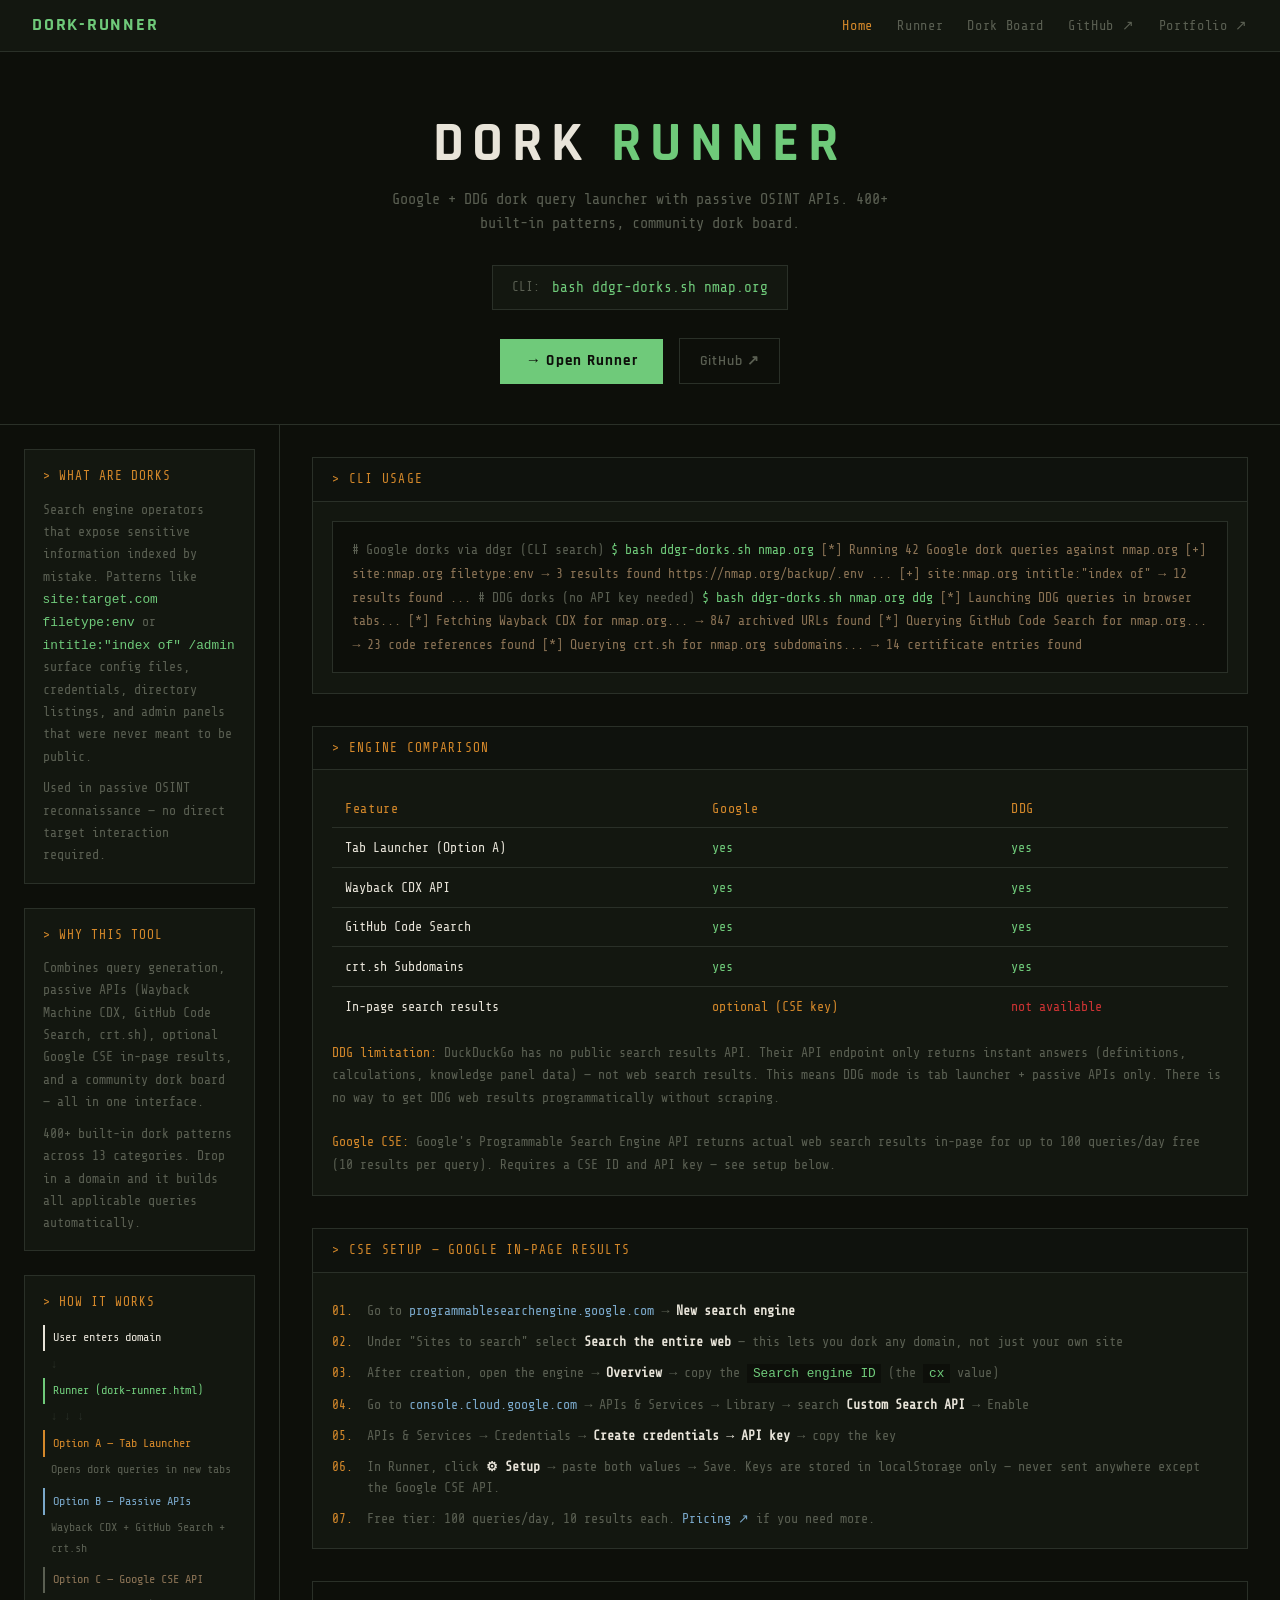
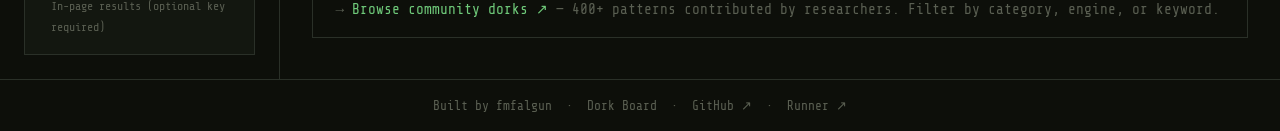
<file: web/index.html>
<!DOCTYPE html>
<html lang="en">
<head>
  <meta charset="UTF-8">
  <meta name="viewport" content="width=device-width, initial-scale=1.0">
  <title>Dork Runner — Google + DDG OSINT Dork Launcher</title>
  <link rel="preconnect" href="https://fonts.googleapis.com">
  <link rel="preconnect" href="https://fonts.gstatic.com" crossorigin>
  <link href="https://fonts.googleapis.com/css2?family=Share+Tech+Mono&family=Rajdhani:wght@400;600;700&display=swap" rel="stylesheet">
  <style>
    :root {
      --black: #0D0F0A;
      --card: #131710;
      --border: #2A3028;
      --cream: #E8E4D9;
      --dim: #5A5F52;
      --amber: #D4882A;
      --khaki: #8B7355;
      --green: #6FCA7A;
      --blue: #7AA8CA;
      --red: #CC3333;
      --font-mono: 'Share Tech Mono', 'Courier New', monospace;
      --font-display: 'Rajdhani', sans-serif;
    }

    *, *::before, *::after { box-sizing: border-box; margin: 0; padding: 0; }

    body {
      background: var(--black);
      color: var(--cream);
      font-family: var(--font-mono);
      font-size: 14px;
      line-height: 1.6;
      min-height: 100vh;
      display: flex;
      flex-direction: column;
    }

    a { color: var(--amber); text-decoration: none; }
    a:hover { color: var(--cream); }

    /* NAV */
    nav {
      display: flex;
      align-items: center;
      justify-content: space-between;
      padding: 0 2rem;
      height: 52px;
      border-bottom: 1px solid var(--border);
      background: var(--card);
      position: sticky;
      top: 0;
      z-index: 100;
    }

    .nav-brand {
      font-family: var(--font-display);
      font-weight: 700;
      font-size: 1.1rem;
      color: var(--green);
      letter-spacing: 0.1em;
    }
    .nav-brand:hover { color: var(--cream); }

    .nav-links {
      display: flex;
      gap: 1.5rem;
      align-items: center;
    }

    .nav-links a {
      color: var(--dim);
      font-size: 0.85rem;
      letter-spacing: 0.05em;
      transition: color 0.15s;
    }
    .nav-links a:hover { color: var(--cream); }
    .nav-links a.nav-active { color: var(--amber); }

    /* HERO */
    .hero {
      text-align: center;
      padding: 4rem 2rem 2.5rem;
      border-bottom: 1px solid var(--border);
    }

    .hero h1 {
      font-family: var(--font-display);
      font-size: 3.5rem;
      font-weight: 700;
      letter-spacing: 0.15em;
      color: var(--cream);
      line-height: 1;
      margin-bottom: 1rem;
    }

    .hero h1 span { color: var(--green); }

    .hero-tagline {
      color: var(--dim);
      font-size: 0.95rem;
      max-width: 540px;
      margin: 0 auto 1.8rem;
    }

    .install-block {
      display: inline-flex;
      align-items: center;
      gap: 0.75rem;
      background: var(--card);
      border: 1px solid var(--border);
      padding: 0.6rem 1.2rem;
      margin-bottom: 1.8rem;
    }

    .install-label {
      color: var(--dim);
      font-size: 0.8rem;
    }

    .install-cmd {
      color: var(--green);
      font-family: var(--font-mono);
      font-size: 0.9rem;
    }

    .hero-cta-row {
      display: flex;
      gap: 1rem;
      justify-content: center;
      align-items: center;
    }

    .cta-btn {
      background: var(--green);
      color: var(--black);
      font-family: var(--font-display);
      font-weight: 700;
      font-size: 0.95rem;
      letter-spacing: 0.08em;
      padding: 0.65rem 1.6rem;
      border: none;
      cursor: pointer;
      transition: opacity 0.15s;
      display: inline-block;
    }
    .cta-btn:hover { opacity: 0.85; color: var(--black); }

    .cta-ghost {
      color: var(--dim);
      font-size: 0.9rem;
      border: 1px solid var(--border);
      padding: 0.65rem 1.2rem;
      font-family: var(--font-display);
      font-weight: 600;
      letter-spacing: 0.06em;
      transition: color 0.15s, border-color 0.15s;
    }
    .cta-ghost:hover { color: var(--cream); border-color: var(--dim); }

    /* LAYOUT */
    .layout {
      display: grid;
      grid-template-columns: 280px 1fr;
      gap: 0;
      flex: 1;
    }

    /* INFO PANEL */
    .info-panel {
      border-right: 1px solid var(--border);
      padding: 1.5rem;
      display: flex;
      flex-direction: column;
      gap: 1.5rem;
    }

    .panel-block {
      border: 1px solid var(--border);
      background: var(--card);
      padding: 1rem 1.1rem;
    }

    .panel-block-title {
      color: var(--amber);
      font-size: 0.8rem;
      letter-spacing: 0.08em;
      margin-bottom: 0.75rem;
      font-family: var(--font-mono);
    }

    .panel-block p {
      color: var(--dim);
      font-size: 0.82rem;
      line-height: 1.7;
    }

    .panel-block p + p { margin-top: 0.5rem; }

    /* ASCII arch diagram */
    .arch-diagram {
      font-size: 0.75rem;
      color: var(--dim);
      line-height: 1.8;
      margin-top: 0.5rem;
    }

    .arch-diagram .arch-node {
      display: block;
      padding: 0.15rem 0.5rem;
      margin: 0.15rem 0;
      border-left: 2px solid var(--border);
    }

    .arch-diagram .arch-node.user { border-color: var(--cream); color: var(--cream); }
    .arch-diagram .arch-node.runner { border-color: var(--green); color: var(--green); }
    .arch-diagram .arch-node.opt-a { border-color: var(--amber); color: var(--amber); }
    .arch-diagram .arch-node.opt-b { border-color: var(--blue); color: var(--blue); }
    .arch-diagram .arch-node.opt-c { border-color: var(--dim); color: var(--khaki); }

    .arch-arrow {
      display: block;
      color: var(--border);
      font-size: 0.75rem;
      padding-left: 0.5rem;
    }

    /* MAIN */
    .home-main {
      padding: 2rem;
      display: flex;
      flex-direction: column;
      gap: 2rem;
    }

    .section-block {
      border: 1px solid var(--border);
      background: var(--card);
    }

    .section-block-title {
      color: var(--amber);
      font-size: 0.8rem;
      letter-spacing: 0.1em;
      padding: 0.7rem 1.2rem;
      border-bottom: 1px solid var(--border);
      background: rgba(0,0,0,0.2);
    }

    .section-block-body {
      padding: 1.2rem;
    }

    /* Code block */
    .code-block {
      background: var(--black);
      border: 1px solid var(--border);
      padding: 1rem 1.2rem;
      overflow-x: auto;
      font-family: var(--font-mono);
      font-size: 0.82rem;
      line-height: 1.8;
    }

    .code-block .line-comment { color: var(--dim); }
    .code-block .line-cmd { color: var(--green); }
    .code-block .line-output { color: var(--khaki); }
    .code-block .line-header { color: var(--amber); }

    /* Table */
    .data-table {
      width: 100%;
      border-collapse: collapse;
      font-size: 0.83rem;
    }

    .data-table th {
      color: var(--amber);
      text-align: left;
      padding: 0.5rem 0.8rem;
      border-bottom: 1px solid var(--border);
      font-weight: normal;
      letter-spacing: 0.05em;
    }

    .data-table td {
      padding: 0.55rem 0.8rem;
      border-bottom: 1px solid var(--border);
      color: var(--dim);
      vertical-align: top;
    }

    .data-table td:first-child { color: var(--cream); }

    .data-table tr:last-child td { border-bottom: none; }

    .tag-yes { color: var(--green); }
    .tag-no { color: var(--red); }
    .tag-opt { color: var(--amber); }

    /* CSE steps */
    .cse-steps {
      display: flex;
      flex-direction: column;
      gap: 0.6rem;
      margin-top: 0.5rem;
    }

    .cse-step {
      display: flex;
      gap: 0.8rem;
      align-items: flex-start;
    }

    .cse-step-num {
      color: var(--amber);
      font-size: 0.8rem;
      min-width: 1.4rem;
      margin-top: 0.05rem;
    }

    .cse-step-text {
      color: var(--dim);
      font-size: 0.83rem;
      line-height: 1.6;
    }

    .cse-step-text a { color: var(--blue); }
    .cse-step-text code {
      background: var(--black);
      padding: 0.1rem 0.35rem;
      color: var(--green);
      font-size: 0.8rem;
    }

    /* HOF CTA card */
    .hof-cta-card {
      border: 1px solid var(--border);
      background: var(--black);
      padding: 1rem 1.4rem;
      font-size: 0.9rem;
      color: var(--dim);
    }

    .hof-cta-card a { color: var(--green); }
    .hof-cta-card a:hover { color: var(--cream); }

    /* FOOTER */
    footer {
      border-top: 1px solid var(--border);
      padding: 1rem 2rem;
      text-align: center;
      color: var(--dim);
      font-size: 0.8rem;
    }

    footer a { color: var(--dim); }
    footer a:hover { color: var(--cream); }
  </style>
</head>
<body>

<nav>
  <a class="nav-brand" href="index.html">DORK-RUNNER</a>
  <div class="nav-links">
    <a href="index.html" class="nav-active">Home</a>
    <a href="dork-runner.html">Runner</a>
    <a href="dork-board.html">Dork Board</a>
    <a href="https://github.com/fmfalgun/dork-runner" target="_blank" rel="noopener noreferrer">GitHub ↗</a>
    <a href="https://fmfalgun.github.io" target="_blank" rel="noopener noreferrer">Portfolio ↗</a>
  </div>
</nav>

<section class="hero">
  <h1>DORK <span>RUNNER</span></h1>
  <p class="hero-tagline">Google + DDG dork query launcher with passive OSINT APIs. 400+ built-in patterns, community dork board.</p>
  <div class="install-block">
    <span class="install-label">CLI:</span>
    <code class="install-cmd">bash ddgr-dorks.sh nmap.org</code>
  </div>
  <div class="hero-cta-row">
    <a href="dork-runner.html" class="cta-btn">→ Open Runner</a>
    <a href="https://github.com/fmfalgun/dork-runner" class="cta-ghost" target="_blank">GitHub ↗</a>
  </div>
</section>

<div class="layout">
  <aside class="info-panel">

    <div class="panel-block">
      <div class="panel-block-title">&gt; WHAT ARE DORKS</div>
      <p>Search engine operators that expose sensitive information indexed by mistake. Patterns like <code style="color:var(--green);font-size:0.8rem">site:target.com filetype:env</code> or <code style="color:var(--green);font-size:0.8rem">intitle:"index of" /admin</code> surface config files, credentials, directory listings, and admin panels that were never meant to be public.</p>
      <p style="margin-top:0.6rem">Used in passive OSINT reconnaissance — no direct target interaction required.</p>
    </div>

    <div class="panel-block">
      <div class="panel-block-title">&gt; WHY THIS TOOL</div>
      <p>Combines query generation, passive APIs (Wayback Machine CDX, GitHub Code Search, crt.sh), optional Google CSE in-page results, and a community dork board — all in one interface.</p>
      <p style="margin-top:0.6rem">400+ built-in dork patterns across 13 categories. Drop in a domain and it builds all applicable queries automatically.</p>
    </div>

    <div class="panel-block">
      <div class="panel-block-title">&gt; HOW IT WORKS</div>
      <div class="arch-diagram">
        <span class="arch-node user">User enters domain</span>
        <span class="arch-arrow">↓</span>
        <span class="arch-node runner">Runner (dork-runner.html)</span>
        <span class="arch-arrow">↓  ↓  ↓</span>
        <span class="arch-node opt-a">Option A — Tab Launcher</span>
        <span style="color:var(--dim);font-size:0.73rem;padding-left:0.5rem;display:block">Opens dork queries in new tabs</span>
        <span class="arch-node opt-b" style="margin-top:0.5rem">Option B — Passive APIs</span>
        <span style="color:var(--dim);font-size:0.73rem;padding-left:0.5rem;display:block">Wayback CDX + GitHub Search + crt.sh</span>
        <span class="arch-node opt-c" style="margin-top:0.5rem">Option C — Google CSE API</span>
        <span style="color:var(--dim);font-size:0.73rem;padding-left:0.5rem;display:block">In-page results (optional key required)</span>
      </div>
    </div>

  </aside>

  <main class="home-main">

    <div class="section-block">
      <div class="section-block-title">&gt; CLI USAGE</div>
      <div class="section-block-body">
        <div class="code-block">
<span class="line-comment"># Google dorks via ddgr (CLI search)</span>
<span class="line-cmd">$ bash ddgr-dorks.sh nmap.org</span>
<span class="line-output">[*] Running 42 Google dork queries against nmap.org</span>
<span class="line-output">[+] site:nmap.org filetype:env</span>
<span class="line-output">    → 3 results found</span>
<span class="line-output">      https://nmap.org/backup/.env</span>
<span class="line-output">      ...</span>
<span class="line-output">[+] site:nmap.org intitle:"index of"</span>
<span class="line-output">    → 12 results found</span>
<span class="line-output">      ...</span>
<span class="line-output"></span>
<span class="line-comment"># DDG dorks (no API key needed)</span>
<span class="line-cmd">$ bash ddgr-dorks.sh nmap.org ddg</span>
<span class="line-output">[*] Launching DDG queries in browser tabs...</span>
<span class="line-output">[*] Fetching Wayback CDX for nmap.org...</span>
<span class="line-output">    → 847 archived URLs found</span>
<span class="line-output">[*] Querying GitHub Code Search for nmap.org...</span>
<span class="line-output">    → 23 code references found</span>
<span class="line-output">[*] Querying crt.sh for nmap.org subdomains...</span>
<span class="line-output">    → 14 certificate entries found</span>
</div>
      </div>
    </div>

    <div class="section-block" id="engine-comparison">
      <div class="section-block-title">&gt; ENGINE COMPARISON</div>
      <div class="section-block-body">
        <table class="data-table">
          <thead>
            <tr>
              <th>Feature</th>
              <th>Google</th>
              <th>DDG</th>
            </tr>
          </thead>
          <tbody>
            <tr>
              <td>Tab Launcher (Option A)</td>
              <td><span class="tag-yes">yes</span></td>
              <td><span class="tag-yes">yes</span></td>
            </tr>
            <tr>
              <td>Wayback CDX API</td>
              <td><span class="tag-yes">yes</span></td>
              <td><span class="tag-yes">yes</span></td>
            </tr>
            <tr>
              <td>GitHub Code Search</td>
              <td><span class="tag-yes">yes</span></td>
              <td><span class="tag-yes">yes</span></td>
            </tr>
            <tr>
              <td>crt.sh Subdomains</td>
              <td><span class="tag-yes">yes</span></td>
              <td><span class="tag-yes">yes</span></td>
            </tr>
            <tr>
              <td>In-page search results</td>
              <td><span class="tag-opt">optional (CSE key)</span></td>
              <td><span class="tag-no">not available</span></td>
            </tr>
          </tbody>
        </table>
        <p style="color:var(--dim);font-size:0.82rem;margin-top:1rem;line-height:1.7">
          <span style="color:var(--amber)">DDG limitation:</span> DuckDuckGo has no public search results API. Their API endpoint only returns instant answers (definitions, calculations, knowledge panel data) — not web search results. This means DDG mode is tab launcher + passive APIs only. There is no way to get DDG web results programmatically without scraping.<br><br>
          <span style="color:var(--amber)">Google CSE:</span> Google's Programmable Search Engine API returns actual web search results in-page for up to 100 queries/day free (10 results per query). Requires a CSE ID and API key — see setup below.
        </p>
      </div>
    </div>

    <div class="section-block">
      <div class="section-block-title">&gt; CSE SETUP — GOOGLE IN-PAGE RESULTS</div>
      <div class="section-block-body">
        <div class="cse-steps">
          <div class="cse-step">
            <span class="cse-step-num">01.</span>
            <span class="cse-step-text">Go to <a href="https://programmablesearchengine.google.com" target="_blank" rel="noopener noreferrer">programmablesearchengine.google.com</a> → <strong style="color:var(--cream)">New search engine</strong></span>
          </div>
          <div class="cse-step">
            <span class="cse-step-num">02.</span>
            <span class="cse-step-text">Under "Sites to search" select <strong style="color:var(--cream)">Search the entire web</strong> — this lets you dork any domain, not just your own site</span>
          </div>
          <div class="cse-step">
            <span class="cse-step-num">03.</span>
            <span class="cse-step-text">After creation, open the engine → <strong style="color:var(--cream)">Overview</strong> → copy the <code>Search engine ID</code> (the <code>cx</code> value)</span>
          </div>
          <div class="cse-step">
            <span class="cse-step-num">04.</span>
            <span class="cse-step-text">Go to <a href="https://console.cloud.google.com" target="_blank" rel="noopener noreferrer">console.cloud.google.com</a> → APIs &amp; Services → Library → search <strong style="color:var(--cream)">Custom Search API</strong> → Enable</span>
          </div>
          <div class="cse-step">
            <span class="cse-step-num">05.</span>
            <span class="cse-step-text">APIs &amp; Services → Credentials → <strong style="color:var(--cream)">Create credentials → API key</strong> → copy the key</span>
          </div>
          <div class="cse-step">
            <span class="cse-step-num">06.</span>
            <span class="cse-step-text">In Runner, click <strong style="color:var(--cream)">⚙ Setup</strong> → paste both values → Save. Keys are stored in localStorage only — never sent anywhere except the Google CSE API.</span>
          </div>
          <div class="cse-step">
            <span class="cse-step-num">07.</span>
            <span class="cse-step-text">Free tier: 100 queries/day, 10 results each. <a href="https://developers.google.com/custom-search/v1/overview#pricing" target="_blank" rel="noopener noreferrer">Pricing ↗</a> if you need more.</span>
          </div>
        </div>
      </div>
    </div>

    <div class="hof-cta-card">
      → <a href="dork-board.html">Browse community dorks ↗</a> — 400+ patterns contributed by researchers. Filter by category, engine, or keyword.
    </div>

  </main>
</div>

<footer>
  Built by <a href="https://fmfalgun.github.io">fmfalgun</a> &nbsp;·&nbsp;
  <a href="dork-board.html">Dork Board</a> &nbsp;·&nbsp;
  <a href="https://github.com/fmfalgun/dork-runner" target="_blank">GitHub ↗</a> &nbsp;·&nbsp;
  <a href="dork-runner.html">Runner ↗</a>
</footer>

</body>
</html>
</file>
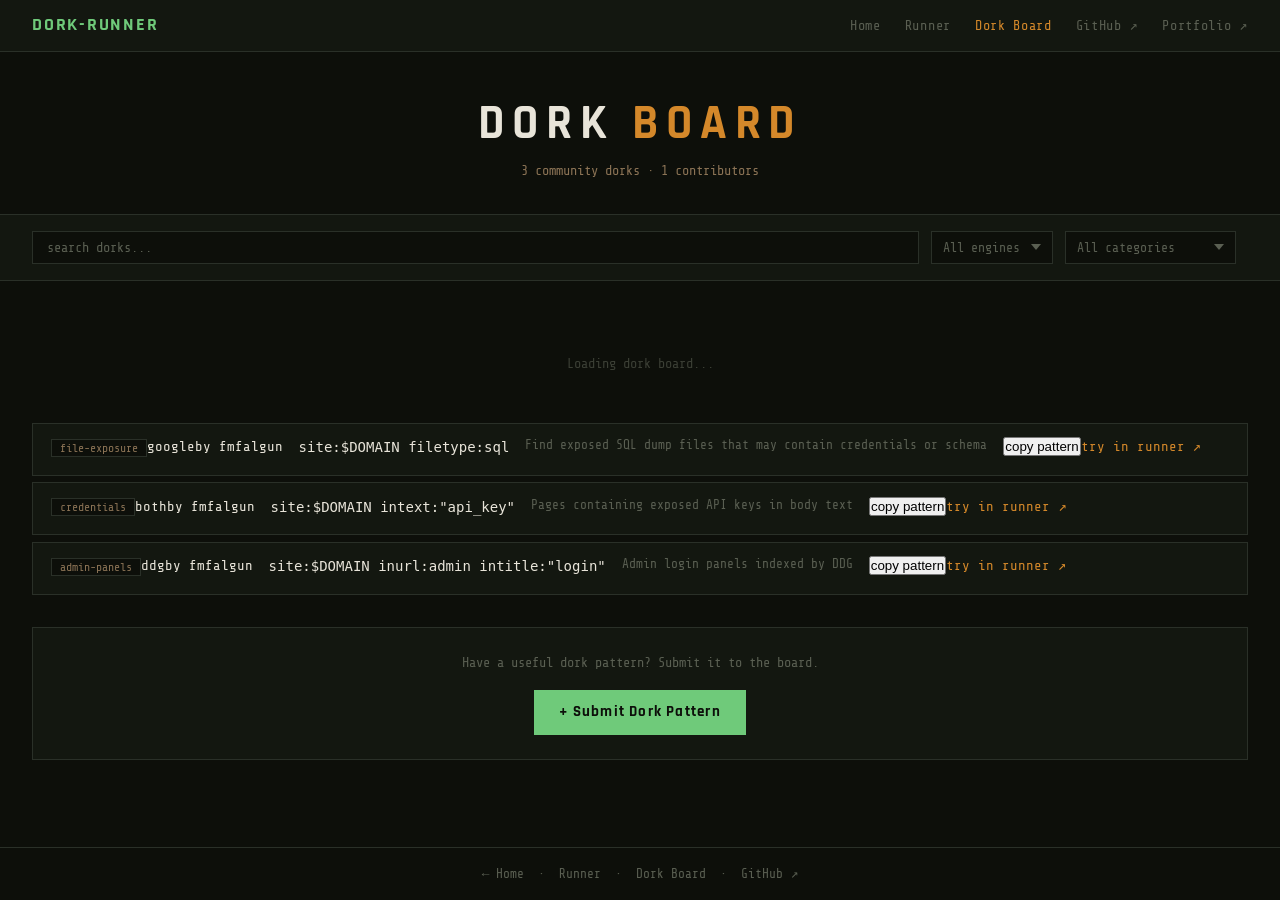
<file: web/dork-board.html>
<!DOCTYPE html>
<html lang="en">
<head>
  <meta charset="UTF-8">
  <meta name="viewport" content="width=device-width, initial-scale=1.0">
  <title>Dork Board — Dork Runner</title>
  <link rel="preconnect" href="https://fonts.googleapis.com">
  <link rel="preconnect" href="https://fonts.gstatic.com" crossorigin>
  <link href="https://fonts.googleapis.com/css2?family=Share+Tech+Mono&family=Rajdhani:wght@400;600;700&display=swap" rel="stylesheet">
  <style>
    :root {
      --black: #0D0F0A;
      --card: #131710;
      --border: #2A3028;
      --cream: #E8E4D9;
      --dim: #5A5F52;
      --amber: #D4882A;
      --khaki: #8B7355;
      --green: #6FCA7A;
      --blue: #7AA8CA;
      --red: #CC3333;
      --font-mono: 'Share Tech Mono', 'Courier New', monospace;
      --font-display: 'Rajdhani', sans-serif;
    }

    *, *::before, *::after { box-sizing: border-box; margin: 0; padding: 0; }

    body {
      background: var(--black);
      color: var(--cream);
      font-family: var(--font-mono);
      font-size: 14px;
      line-height: 1.6;
      min-height: 100vh;
      display: flex;
      flex-direction: column;
    }

    a { color: var(--amber); text-decoration: none; }
    a:hover { color: var(--cream); }

    /* NAV */
    nav {
      display: flex;
      align-items: center;
      justify-content: space-between;
      padding: 0 2rem;
      height: 52px;
      border-bottom: 1px solid var(--border);
      background: var(--card);
      position: sticky;
      top: 0;
      z-index: 100;
    }

    .nav-brand {
      font-family: var(--font-display);
      font-weight: 700;
      font-size: 1.1rem;
      color: var(--green);
      letter-spacing: 0.1em;
    }
    .nav-brand:hover { color: var(--cream); }

    .nav-links {
      display: flex;
      gap: 1.5rem;
      align-items: center;
    }

    .nav-links a {
      color: var(--dim);
      font-size: 0.85rem;
      letter-spacing: 0.05em;
      transition: color 0.15s;
    }
    .nav-links a:hover { color: var(--cream); }
    .nav-links a.nav-active { color: var(--amber); }

    /* HERO */
    .hero {
      text-align: center;
      padding: 3rem 2rem 2rem;
      border-bottom: 1px solid var(--border);
    }

    .hero h1 {
      font-family: var(--font-display);
      font-size: 3rem;
      font-weight: 700;
      letter-spacing: 0.15em;
      color: var(--cream);
      line-height: 1;
      margin-bottom: 0.75rem;
    }

    .hero h1 span { color: var(--amber); }

    .hof-subheader {
      color: var(--dim);
      font-size: 0.85rem;
    }

    #board-stats { color: var(--khaki); }

    /* FILTER ROW */
    #filter-row {
      display: flex;
      gap: 0.75rem;
      align-items: center;
      padding: 1rem 2rem;
      border-bottom: 1px solid var(--border);
      background: var(--card);
      flex-wrap: wrap;
    }

    #search-input {
      flex: 1;
      min-width: 200px;
      background: var(--black);
      border: 1px solid var(--border);
      color: var(--cream);
      font-family: var(--font-mono);
      font-size: 0.85rem;
      padding: 0.5rem 0.9rem;
      outline: none;
      transition: border-color 0.15s;
    }

    #search-input:focus { border-color: var(--amber); }
    #search-input::placeholder { color: var(--dim); }

    #engine-filter, #category-filter {
      background: var(--black);
      border: 1px solid var(--border);
      color: var(--dim);
      font-family: var(--font-mono);
      font-size: 0.82rem;
      padding: 0.5rem 0.7rem;
      outline: none;
      cursor: pointer;
      appearance: none;
      -webkit-appearance: none;
      background-image: url("data:image/svg+xml,%3Csvg xmlns='http://www.w3.org/2000/svg' width='10' height='6'%3E%3Cpath d='M0 0l5 6 5-6z' fill='%235A5F52'/%3E%3C/svg%3E");
      background-repeat: no-repeat;
      background-position: right 0.7rem center;
      padding-right: 2rem;
      transition: border-color 0.15s, color 0.15s;
    }

    #engine-filter:focus, #category-filter:focus {
      border-color: var(--amber);
      color: var(--cream);
    }

    #engine-filter option, #category-filter option {
      background: var(--black);
      color: var(--cream);
    }

    #results-count {
      color: var(--dim);
      font-size: 0.8rem;
      white-space: nowrap;
    }

    /* DORK LIST */
    .board-content {
      flex: 1;
      padding: 1.5rem 2rem;
    }

    #dork-list {
      display: flex;
      flex-direction: column;
      gap: 0.4rem;
    }

    .dork-card {
      border: 1px solid var(--border);
      background: var(--card);
      padding: 0.8rem 1.1rem;
      display: flex;
      align-items: flex-start;
      gap: 1rem;
      transition: border-color 0.15s;
    }

    .dork-card:hover { border-color: var(--dim); }

    .dork-card-body {
      flex: 1;
      min-width: 0;
    }

    .dork-query {
      color: var(--green);
      font-size: 0.88rem;
      word-break: break-all;
      line-height: 1.5;
      margin-bottom: 0.35rem;
    }

    .dork-desc {
      color: var(--dim);
      font-size: 0.8rem;
      line-height: 1.5;
      margin-bottom: 0.4rem;
    }

    .dork-meta {
      display: flex;
      gap: 0.5rem;
      flex-wrap: wrap;
      align-items: center;
    }

    .dork-cat {
      font-size: 0.72rem;
      color: var(--khaki);
      background: var(--black);
      padding: 0.1rem 0.5rem;
      border: 1px solid var(--border);
    }

    .dork-engine {
      font-size: 0.72rem;
      padding: 0.1rem 0.5rem;
      border: 1px solid var(--border);
    }

    .dork-engine.google { color: var(--amber); border-color: rgba(212,136,42,0.3); }
    .dork-engine.ddg { color: var(--blue); border-color: rgba(122,168,202,0.3); }
    .dork-engine.both { color: var(--green); border-color: rgba(111,202,122,0.3); }

    .dork-author {
      color: var(--dim);
      font-size: 0.72rem;
      opacity: 0.7;
    }

    .dork-card-action {
      flex-shrink: 0;
      display: flex;
      flex-direction: column;
      gap: 0.4rem;
      align-items: flex-end;
    }

    .dork-try-btn {
      background: var(--black);
      border: 1px solid var(--border);
      color: var(--dim);
      font-family: var(--font-mono);
      font-size: 0.75rem;
      padding: 0.3rem 0.7rem;
      cursor: pointer;
      white-space: nowrap;
      transition: all 0.15s;
      text-decoration: none;
      display: inline-block;
    }

    .dork-try-btn:hover {
      border-color: var(--green);
      color: var(--green);
    }

    /* EMPTY / LOADING */
    #board-loading {
      color: var(--dim);
      font-size: 0.85rem;
      text-align: center;
      padding: 3rem 2rem;
      opacity: 0.6;
    }

    #board-empty {
      color: var(--dim);
      font-size: 0.85rem;
      text-align: center;
      padding: 3rem 2rem;
      display: none;
    }

    /* SUBMIT CTA */
    .submit-cta {
      margin: 2rem 0;
      border: 1px solid var(--border);
      background: var(--card);
      padding: 1.5rem 2rem;
      text-align: center;
    }

    .submit-cta p {
      color: var(--dim);
      font-size: 0.85rem;
      margin-bottom: 1rem;
    }

    .cta-btn {
      background: var(--green);
      color: var(--black);
      font-family: var(--font-display);
      font-weight: 700;
      font-size: 0.95rem;
      letter-spacing: 0.08em;
      padding: 0.65rem 1.6rem;
      border: none;
      cursor: pointer;
      transition: opacity 0.15s;
      display: inline-block;
      text-decoration: none;
    }
    .cta-btn:hover { opacity: 0.85; color: var(--black); }

    /* FOOTER */
    footer {
      border-top: 1px solid var(--border);
      padding: 1rem 2rem;
      text-align: center;
      color: var(--dim);
      font-size: 0.8rem;
    }

    footer a { color: var(--dim); }
    footer a:hover { color: var(--cream); }

    /* SCROLLBAR */
    ::-webkit-scrollbar { width: 6px; height: 6px; }
    ::-webkit-scrollbar-track { background: var(--black); }
    ::-webkit-scrollbar-thumb { background: var(--border); }
    ::-webkit-scrollbar-thumb:hover { background: var(--dim); }
  </style>
</head>
<body>

<nav>
  <a class="nav-brand" href="index.html">DORK-RUNNER</a>
  <div class="nav-links">
    <a href="index.html">Home</a>
    <a href="dork-runner.html">Runner</a>
    <a href="dork-board.html" class="nav-active">Dork Board</a>
    <a href="https://github.com/fmfalgun/dork-runner" target="_blank" rel="noopener noreferrer">GitHub ↗</a>
    <a href="https://fmfalgun.github.io" target="_blank" rel="noopener noreferrer">Portfolio ↗</a>
  </div>
</nav>

<section class="hero">
  <h1>DORK <span>BOARD</span></h1>
  <div class="hof-subheader">
    <span id="board-stats">loading...</span>
  </div>
</section>

<div id="filter-row">
  <input type="text" id="search-input" placeholder="search dorks...">
  <select id="engine-filter">
    <option value="">All engines</option>
    <option value="google">Google</option>
    <option value="ddg">DDG</option>
    <option value="both">Both</option>
  </select>
  <select id="category-filter">
    <option value="">All categories</option>
    <option value="directory-listings">Directory Listings</option>
    <option value="file-exposure">File Exposure</option>
    <option value="admin-panels">Admin Panels</option>
    <option value="credentials">Credentials</option>
    <option value="error-messages">Error Messages</option>
    <option value="sqli-candidates">SQLi Candidates</option>
    <option value="cms-detection">CMS Detection</option>
    <option value="cloud-infra">Cloud/Infra</option>
    <option value="paste-leaks">Paste Leaks</option>
    <option value="email-enumeration">Email/Users</option>
    <option value="subdomain-discovery">Subdomains</option>
    <option value="document-exposure">Documents</option>
    <option value="misc">Misc</option>
  </select>
  <span id="results-count"></span>
</div>

<div class="board-content">
  <div id="board-loading">Loading dork board...</div>
  <div id="board-empty">No dorks match your filters.</div>
  <div id="dork-list"></div>

  <div class="submit-cta">
    <p>Have a useful dork pattern? Submit it to the board.</p>
    <a href="https://github.com/fmfalgun/dork-runner/issues/new?title=[dork]+category+|+engine+|+description+|+site:$DOMAIN+pattern&body=Format:+%5Bdork%5D+CATEGORY+|+ENGINE+|+DESCRIPTION+|+QUERY_PATTERN%0A%0AExample:%0A%5Bdork%5D+file-exposure+|+google+|+Find+exposed+env+files+|+site:$DOMAIN+filetype:env" target="_blank" class="cta-btn">+ Submit Dork Pattern</a>
  </div>
</div>

<footer>
  <a href="index.html">← Home</a> &nbsp;·&nbsp;
  <a href="dork-runner.html">Runner</a> &nbsp;·&nbsp;
  Dork Board &nbsp;·&nbsp;
  <a href="https://github.com/fmfalgun/dork-runner" target="_blank">GitHub ↗</a>
</footer>

<script src="assets/js/dork-board.js"></script>

</body>
</html>
</file>
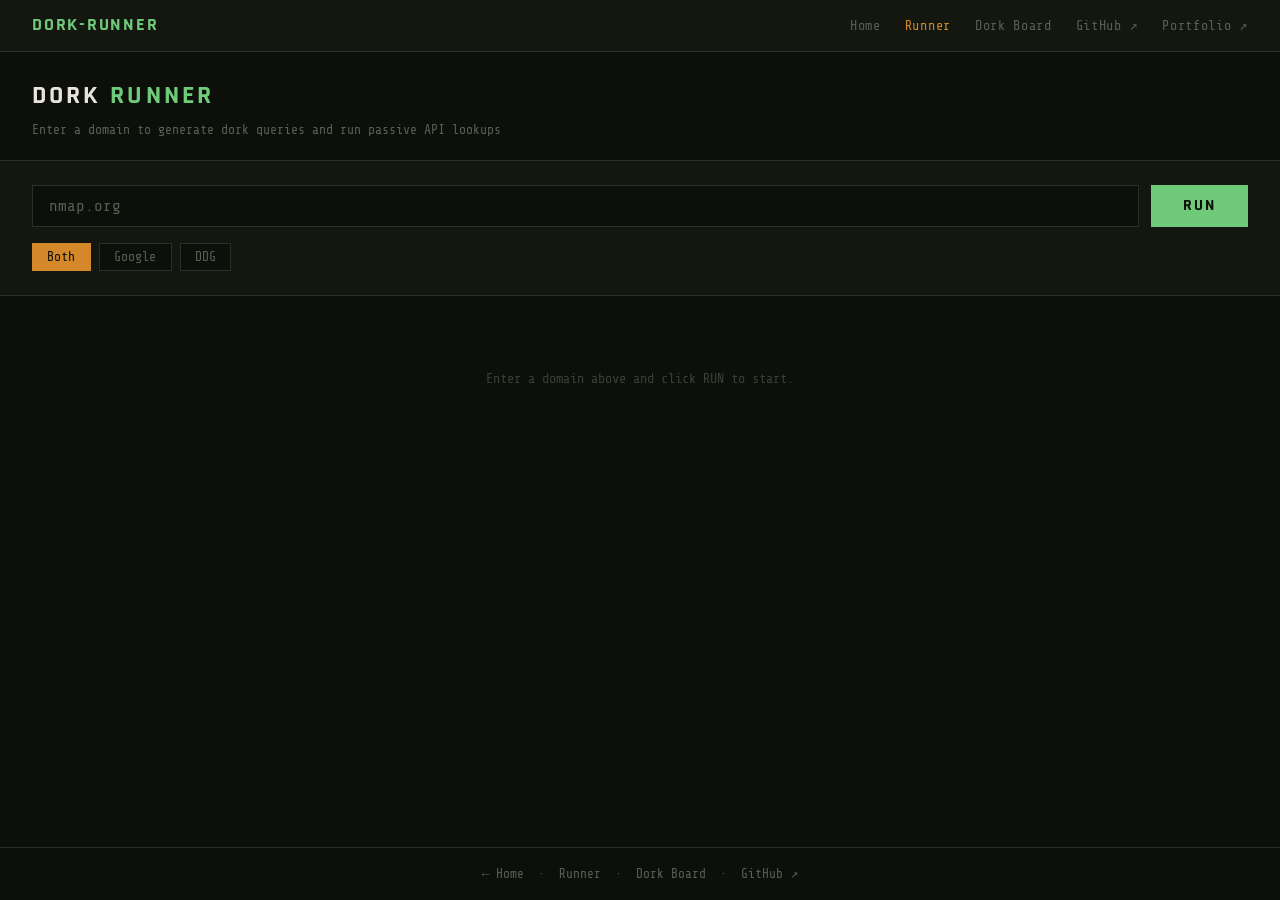
<file: web/dork-runner.html>
<!DOCTYPE html>
<html lang="en">
<head>
  <meta charset="UTF-8">
  <meta name="viewport" content="width=device-width, initial-scale=1.0">
  <title>Runner — Dork Runner</title>
  <link rel="preconnect" href="https://fonts.googleapis.com">
  <link rel="preconnect" href="https://fonts.gstatic.com" crossorigin>
  <link href="https://fonts.googleapis.com/css2?family=Share+Tech+Mono&family=Rajdhani:wght@400;600;700&display=swap" rel="stylesheet">
  <style>
    :root {
      --black: #0D0F0A;
      --card: #131710;
      --border: #2A3028;
      --cream: #E8E4D9;
      --dim: #5A5F52;
      --amber: #D4882A;
      --khaki: #8B7355;
      --green: #6FCA7A;
      --blue: #7AA8CA;
      --red: #CC3333;
      --font-mono: 'Share Tech Mono', 'Courier New', monospace;
      --font-display: 'Rajdhani', sans-serif;
    }

    *, *::before, *::after { box-sizing: border-box; margin: 0; padding: 0; }

    body {
      background: var(--black);
      color: var(--cream);
      font-family: var(--font-mono);
      font-size: 14px;
      line-height: 1.6;
      min-height: 100vh;
      display: flex;
      flex-direction: column;
    }

    a { color: var(--amber); text-decoration: none; }
    a:hover { color: var(--cream); }

    /* NAV */
    nav {
      display: flex;
      align-items: center;
      justify-content: space-between;
      padding: 0 2rem;
      height: 52px;
      border-bottom: 1px solid var(--border);
      background: var(--card);
      position: sticky;
      top: 0;
      z-index: 100;
    }

    .nav-brand {
      font-family: var(--font-display);
      font-weight: 700;
      font-size: 1.1rem;
      color: var(--green);
      letter-spacing: 0.1em;
    }
    .nav-brand:hover { color: var(--cream); }

    .nav-links {
      display: flex;
      gap: 1.5rem;
      align-items: center;
    }

    .nav-links a {
      color: var(--dim);
      font-size: 0.85rem;
      letter-spacing: 0.05em;
      transition: color 0.15s;
    }
    .nav-links a:hover { color: var(--cream); }
    .nav-links a.nav-active { color: var(--amber); }

    /* PAGE HEADER */
    .page-header {
      padding: 1.5rem 2rem 1.2rem;
      border-bottom: 1px solid var(--border);
    }

    .page-header h1 {
      font-family: var(--font-display);
      font-size: 1.6rem;
      font-weight: 700;
      letter-spacing: 0.12em;
      color: var(--cream);
      margin-bottom: 0.15rem;
    }

    .page-header h1 span { color: var(--green); }

    .page-header p {
      color: var(--dim);
      font-size: 0.82rem;
    }

    /* CONTROLS AREA */
    .controls-area {
      padding: 1.5rem 2rem;
      border-bottom: 1px solid var(--border);
      background: var(--card);
      display: flex;
      flex-direction: column;
      gap: 1rem;
    }

    /* INPUT ROW */
    .input-row {
      display: flex;
      gap: 0.75rem;
      align-items: stretch;
    }

    .input-row input[type="text"] {
      flex: 1;
      background: var(--black);
      border: 1px solid var(--border);
      color: var(--cream);
      font-family: var(--font-mono);
      font-size: 1rem;
      padding: 0.7rem 1rem;
      outline: none;
      transition: border-color 0.15s;
    }

    .input-row input[type="text"]:focus {
      border-color: var(--green);
    }

    .input-row input[type="text"]::placeholder {
      color: var(--dim);
    }

    #run-btn {
      background: var(--green);
      color: var(--black);
      border: none;
      font-family: var(--font-display);
      font-size: 1rem;
      font-weight: 700;
      letter-spacing: 0.12em;
      padding: 0 2rem;
      cursor: pointer;
      transition: opacity 0.15s;
    }

    #run-btn:hover { opacity: 0.85; }
    #run-btn:active { opacity: 0.7; }

    /* ENGINE TOGGLE */
    .engine-toggle {
      display: flex;
      gap: 0.5rem;
      align-items: center;
    }

    .eng-btn {
      background: var(--black);
      border: 1px solid var(--border);
      color: var(--dim);
      font-family: var(--font-mono);
      font-size: 0.82rem;
      padding: 0.35rem 0.9rem;
      cursor: pointer;
      transition: all 0.15s;
    }

    .eng-btn:hover { border-color: var(--dim); color: var(--cream); }

    .eng-btn.active {
      background: var(--amber);
      border-color: var(--amber);
      color: var(--black);
    }

    .engine-notice {
      color: var(--dim);
      font-size: 0.8rem;
      margin-top: 0.25rem;
    }

    .engine-notice a { color: var(--blue); font-size: 0.8rem; }

    /* CSE PANEL */
    #cse-panel {
      border: 1px solid var(--border);
      background: var(--black);
      padding: 1rem 1.2rem;
      display: flex;
      flex-wrap: wrap;
      gap: 0.6rem;
      align-items: center;
    }

    .cse-label {
      color: var(--dim);
      font-size: 0.8rem;
      width: 100%;
      margin-bottom: 0.1rem;
    }

    #cse-panel input[type="text"] {
      background: var(--card);
      border: 1px solid var(--border);
      color: var(--cream);
      font-family: var(--font-mono);
      font-size: 0.82rem;
      padding: 0.4rem 0.7rem;
      width: 220px;
      outline: none;
      transition: border-color 0.15s;
    }

    #cse-panel input[type="text"]:focus { border-color: var(--amber); }
    #cse-panel input[type="text"]::placeholder { color: var(--dim); }

    #save-cse-btn, #clear-cse-btn {
      background: var(--card);
      border: 1px solid var(--border);
      color: var(--dim);
      font-family: var(--font-mono);
      font-size: 0.8rem;
      padding: 0.4rem 0.8rem;
      cursor: pointer;
      transition: all 0.15s;
    }

    #save-cse-btn:hover { border-color: var(--green); color: var(--green); }
    #clear-cse-btn:hover { border-color: var(--red); color: var(--red); }

    #cse-status {
      font-size: 0.8rem;
      color: var(--dim);
    }

    /* MAIN CONTENT */
    .runner-content {
      flex: 1;
      padding: 1.5rem 2rem;
      display: flex;
      flex-direction: column;
      gap: 2rem;
    }

    /* SECTION TITLE */
    .section-title {
      font-family: var(--font-display);
      font-size: 1rem;
      font-weight: 700;
      letter-spacing: 0.12em;
      color: var(--amber);
    }

    .section-title span {
      color: var(--dim);
      font-family: var(--font-mono);
      font-size: 0.8rem;
      font-weight: normal;
      margin-left: 0.5rem;
    }

    /* B RESULTS — PASSIVE APIs */
    #b-results {
      display: none;
    }

    .b-grid {
      display: grid;
      grid-template-columns: repeat(3, 1fr);
      gap: 1rem;
      margin-top: 1rem;
    }

    .b-panel {
      border: 1px solid var(--border);
      background: var(--card);
    }

    .b-panel-title {
      font-family: var(--font-display);
      font-size: 0.9rem;
      font-weight: 600;
      letter-spacing: 0.08em;
      color: var(--blue);
      padding: 0.6rem 1rem;
      border-bottom: 1px solid var(--border);
      background: rgba(0,0,0,0.2);
    }

    .b-panel-title span {
      color: var(--dim);
      font-family: var(--font-mono);
      font-size: 0.75rem;
      font-weight: normal;
      margin-left: 0.4rem;
    }

    #wayback-list, #github-list, #crtsh-list {
      padding: 0.75rem 1rem;
      max-height: 320px;
      overflow-y: auto;
      display: flex;
      flex-direction: column;
      gap: 0.25rem;
    }

    .b-item {
      font-size: 0.78rem;
      color: var(--dim);
      word-break: break-all;
      line-height: 1.4;
      padding: 0.2rem 0;
      border-bottom: 1px solid rgba(42,48,40,0.5);
    }

    .b-item:last-child { border-bottom: none; }

    .b-item a { color: var(--blue); font-size: 0.78rem; }
    .b-item a:hover { color: var(--cream); }

    .b-empty {
      color: var(--dim);
      font-size: 0.8rem;
      padding: 1rem;
      text-align: center;
      opacity: 0.6;
    }

    .b-loading {
      color: var(--khaki);
      font-size: 0.8rem;
      padding: 1rem;
      text-align: center;
    }

    /* QUERY PANEL */
    #query-panel {
      display: none;
    }

    .query-panel-header {
      display: flex;
      flex-direction: column;
      gap: 0.75rem;
      margin-bottom: 1rem;
    }

    .query-panel-top {
      display: flex;
      align-items: center;
      justify-content: space-between;
      flex-wrap: wrap;
      gap: 0.5rem;
    }

    /* CATEGORY FILTERS */
    #category-filters {
      display: flex;
      flex-wrap: wrap;
      gap: 0.4rem;
    }

    .cat-filter-btn {
      background: var(--black);
      border: 1px solid var(--border);
      color: var(--dim);
      font-family: var(--font-mono);
      font-size: 0.73rem;
      padding: 0.25rem 0.65rem;
      cursor: pointer;
      transition: all 0.15s;
    }

    .cat-filter-btn:hover { border-color: var(--dim); color: var(--cream); }

    .cat-filter-btn.active {
      background: var(--border);
      border-color: var(--amber);
      color: var(--amber);
    }

    /* QUERY ACTIONS */
    .query-actions {
      display: flex;
      align-items: center;
      gap: 1rem;
      flex-wrap: wrap;
    }

    .query-actions label {
      display: flex;
      align-items: center;
      gap: 0.4rem;
      color: var(--dim);
      font-size: 0.82rem;
      cursor: pointer;
    }

    .query-actions input[type="checkbox"] {
      accent-color: var(--amber);
      cursor: pointer;
    }

    #open-selected-btn {
      background: var(--amber);
      color: var(--black);
      border: none;
      font-family: var(--font-display);
      font-size: 0.85rem;
      font-weight: 700;
      letter-spacing: 0.08em;
      padding: 0.45rem 1.1rem;
      cursor: pointer;
      transition: opacity 0.15s;
    }

    #open-selected-btn:hover { opacity: 0.85; }
    #open-selected-btn:disabled { opacity: 0.4; cursor: not-allowed; }

    #selected-count {
      color: var(--dim);
      font-size: 0.8rem;
    }

    /* QUERY LIST */
    #query-list {
      display: flex;
      flex-direction: column;
      gap: 0.35rem;
    }

    .query-item {
      display: flex;
      align-items: flex-start;
      gap: 0.75rem;
      border: 1px solid var(--border);
      background: var(--card);
      padding: 0.65rem 1rem;
      transition: border-color 0.15s;
    }

    .query-item:hover { border-color: var(--dim); }
    .query-item.checked { border-color: var(--amber); }

    .query-item input[type="checkbox"] {
      accent-color: var(--amber);
      margin-top: 0.2rem;
      cursor: pointer;
      flex-shrink: 0;
    }

    .query-item-body {
      flex: 1;
      min-width: 0;
    }

    .query-item-text {
      color: var(--green);
      font-size: 0.85rem;
      word-break: break-all;
      line-height: 1.5;
    }

    .query-item-meta {
      display: flex;
      gap: 0.75rem;
      margin-top: 0.25rem;
      flex-wrap: wrap;
    }

    .query-cat-tag {
      color: var(--dim);
      font-size: 0.72rem;
      background: var(--black);
      padding: 0.1rem 0.45rem;
      border: 1px solid var(--border);
    }

    .query-engine-tag {
      font-size: 0.72rem;
      padding: 0.1rem 0.45rem;
      border: 1px solid var(--border);
    }

    .query-engine-tag.google { color: var(--amber); border-color: rgba(212,136,42,0.3); }
    .query-engine-tag.ddg { color: var(--blue); border-color: rgba(122,168,202,0.3); }
    .query-engine-tag.both { color: var(--green); border-color: rgba(111,202,122,0.3); }

    .query-open-link {
      color: var(--dim);
      font-size: 0.75rem;
      flex-shrink: 0;
      margin-top: 0.15rem;
      transition: color 0.15s;
    }

    .query-open-link:hover { color: var(--cream); }

    /* CSE RESULTS */
    .cse-result-block {
      border: 1px solid var(--border);
      background: var(--black);
      margin-top: 0.5rem;
      padding: 0.75rem 1rem;
    }

    .cse-result-item {
      margin-bottom: 0.75rem;
      padding-bottom: 0.75rem;
      border-bottom: 1px solid var(--border);
    }

    .cse-result-item:last-child { border-bottom: none; margin-bottom: 0; padding-bottom: 0; }

    .cse-result-title a {
      color: var(--blue);
      font-size: 0.85rem;
    }

    .cse-result-url {
      color: var(--dim);
      font-size: 0.75rem;
      word-break: break-all;
    }

    .cse-result-snippet {
      color: var(--khaki);
      font-size: 0.78rem;
      margin-top: 0.2rem;
      line-height: 1.5;
    }

    /* EMPTY / STATUS STATES */
    .runner-status {
      color: var(--dim);
      font-size: 0.85rem;
      text-align: center;
      padding: 3rem 2rem;
      opacity: 0.6;
    }

    /* FOOTER */
    footer {
      border-top: 1px solid var(--border);
      padding: 1rem 2rem;
      text-align: center;
      color: var(--dim);
      font-size: 0.8rem;
    }

    footer a { color: var(--dim); }
    footer a:hover { color: var(--cream); }

    /* SCROLLBAR */
    ::-webkit-scrollbar { width: 6px; height: 6px; }
    ::-webkit-scrollbar-track { background: var(--black); }
    ::-webkit-scrollbar-thumb { background: var(--border); }
    ::-webkit-scrollbar-thumb:hover { background: var(--dim); }
  </style>
</head>
<body>

<nav>
  <a class="nav-brand" href="index.html">DORK-RUNNER</a>
  <div class="nav-links">
    <a href="index.html">Home</a>
    <a href="dork-runner.html" class="nav-active">Runner</a>
    <a href="dork-board.html">Dork Board</a>
    <a href="https://github.com/fmfalgun/dork-runner" target="_blank" rel="noopener noreferrer">GitHub ↗</a>
    <a href="https://fmfalgun.github.io" target="_blank" rel="noopener noreferrer">Portfolio ↗</a>
  </div>
</nav>

<div class="page-header">
  <h1>DORK <span>RUNNER</span></h1>
  <p>Enter a domain to generate dork queries and run passive API lookups</p>
</div>

<div class="controls-area">

  <div class="input-row">
    <input type="text" id="domain-input" placeholder="nmap.org" autocomplete="off" spellcheck="false">
    <button id="run-btn">RUN</button>
  </div>

  <div>
    <div class="engine-toggle">
      <button class="eng-btn active" data-engine="both">Both</button>
      <button class="eng-btn" data-engine="google">Google</button>
      <button class="eng-btn" data-engine="ddg">DDG</button>
    </div>
    <p id="ddg-notice" class="engine-notice" style="display:none">
      DDG mode: query launcher + passive APIs only — no in-page search results.
      <a href="index.html#engine-comparison">Why? ↗</a>
    </p>
  </div>

  <div id="cse-panel" style="display:none">
    <p class="cse-label">Google CSE (optional — enables in-page results)</p>
    <input type="text" id="cse-key" placeholder="API Key">
    <input type="text" id="cse-cx" placeholder="Search Engine ID (cx)">
    <button id="save-cse-btn">Save</button>
    <button id="clear-cse-btn">Clear</button>
    <span id="cse-status"></span>
  </div>

</div>

<div class="runner-content">

  <div id="runner-placeholder" class="runner-status">
    Enter a domain above and click RUN to start.
  </div>

  <section id="b-results" style="display:none">
    <h2 class="section-title">Passive API Findings</h2>
    <div class="b-grid">
      <div class="b-panel" id="wayback-panel">
        <h3 class="b-panel-title">Wayback CDX <span id="wayback-count"></span></h3>
        <div id="wayback-list"></div>
      </div>
      <div class="b-panel" id="github-panel">
        <h3 class="b-panel-title">GitHub Code Search <span id="github-count"></span></h3>
        <div id="github-list"></div>
      </div>
      <div class="b-panel" id="crtsh-panel">
        <h3 class="b-panel-title">Certificate Subdomains <span id="crtsh-count"></span></h3>
        <div id="crtsh-list"></div>
      </div>
    </div>
  </section>

  <section id="query-panel" style="display:none">
    <div class="query-panel-header">
      <div class="query-panel-top">
        <h2 class="section-title">Dork Queries <span id="query-count"></span></h2>
        <div class="query-actions">
          <label><input type="checkbox" id="select-all"> Select All</label>
          <button id="open-selected-btn">Open Selected in Tabs</button>
          <span id="selected-count">0 selected</span>
        </div>
      </div>
      <div id="category-filters"></div>
    </div>
    <div id="query-list"></div>
  </section>

</div>

<footer>
  <a href="index.html">← Home</a> &nbsp;·&nbsp;
  Runner &nbsp;·&nbsp;
  <a href="dork-board.html">Dork Board</a> &nbsp;·&nbsp;
  <a href="https://github.com/fmfalgun/dork-runner" target="_blank">GitHub ↗</a>
</footer>

<script src="assets/js/dork-queries-google.js"></script>
<script src="assets/js/dork-queries-ddg.js"></script>
<script src="assets/js/dork-queries.js"></script>
<script src="assets/js/dork-runner.js"></script>

</body>
</html>
</file>
